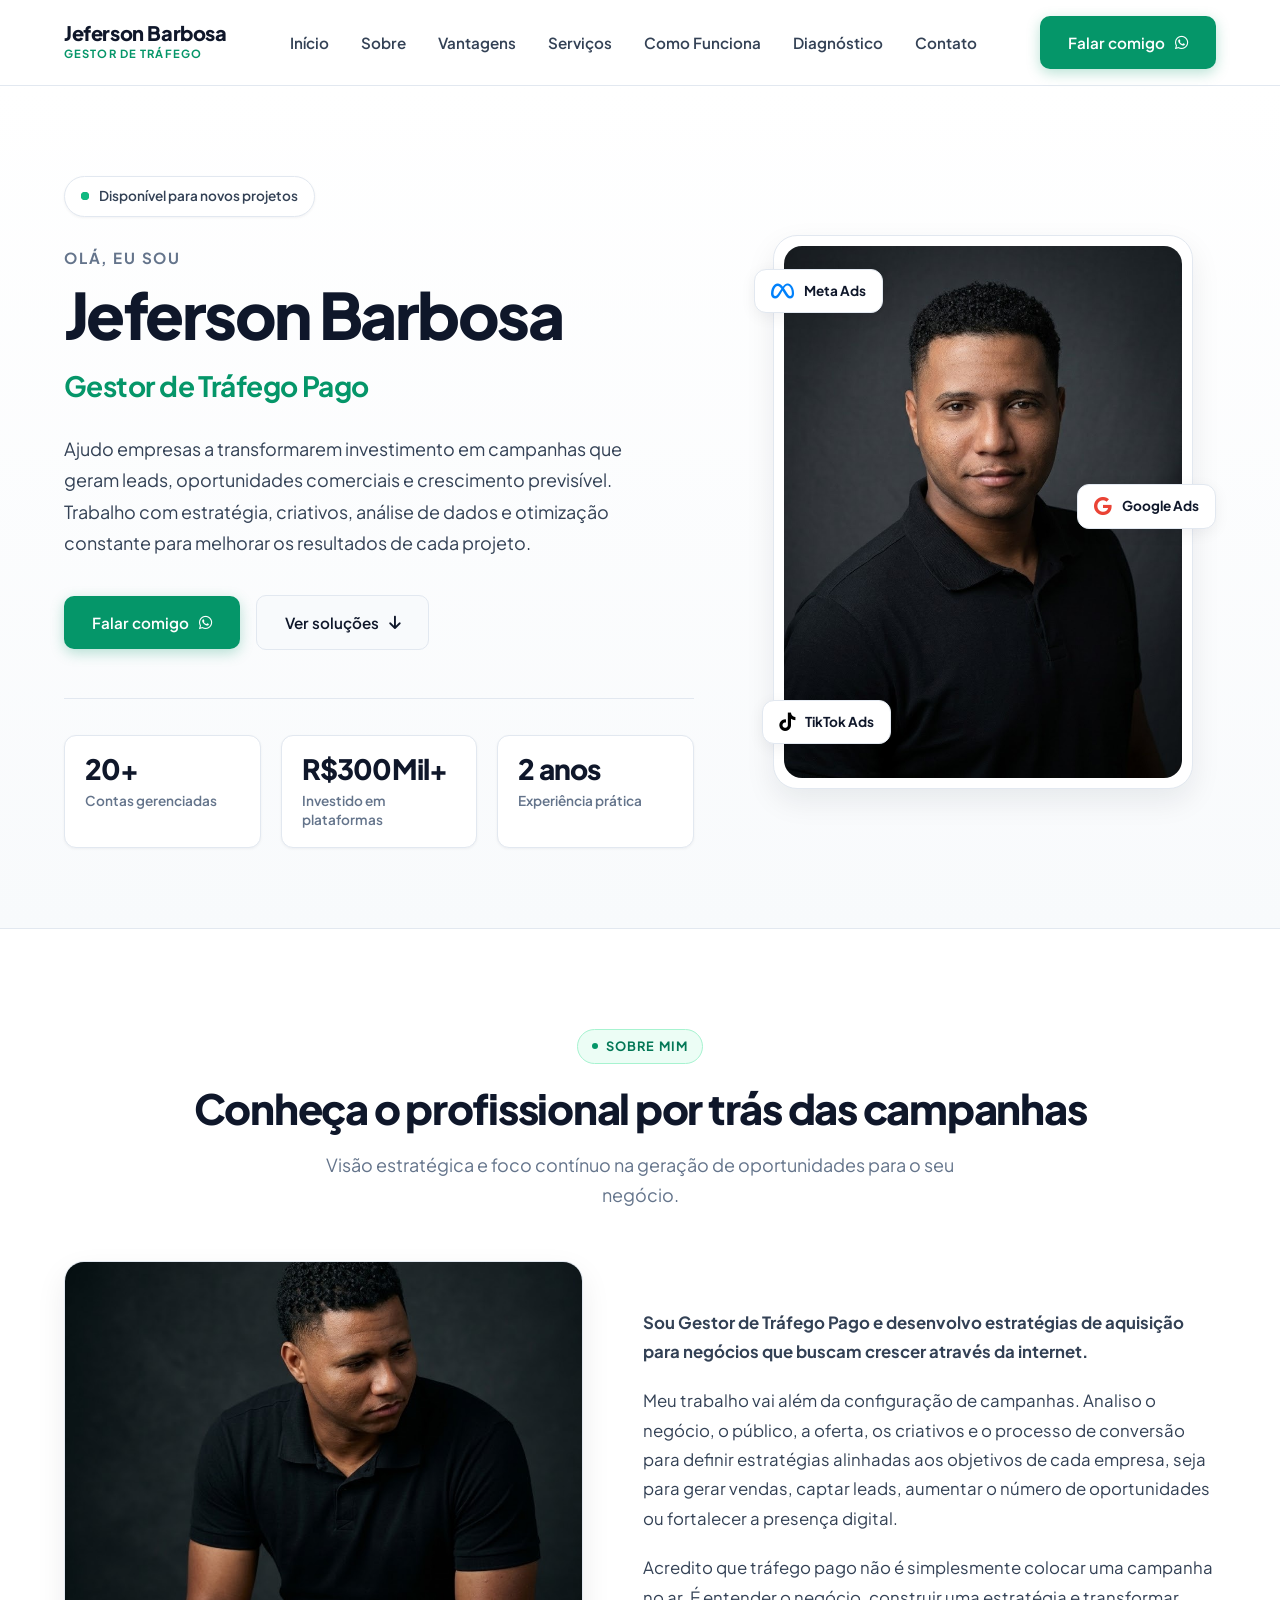
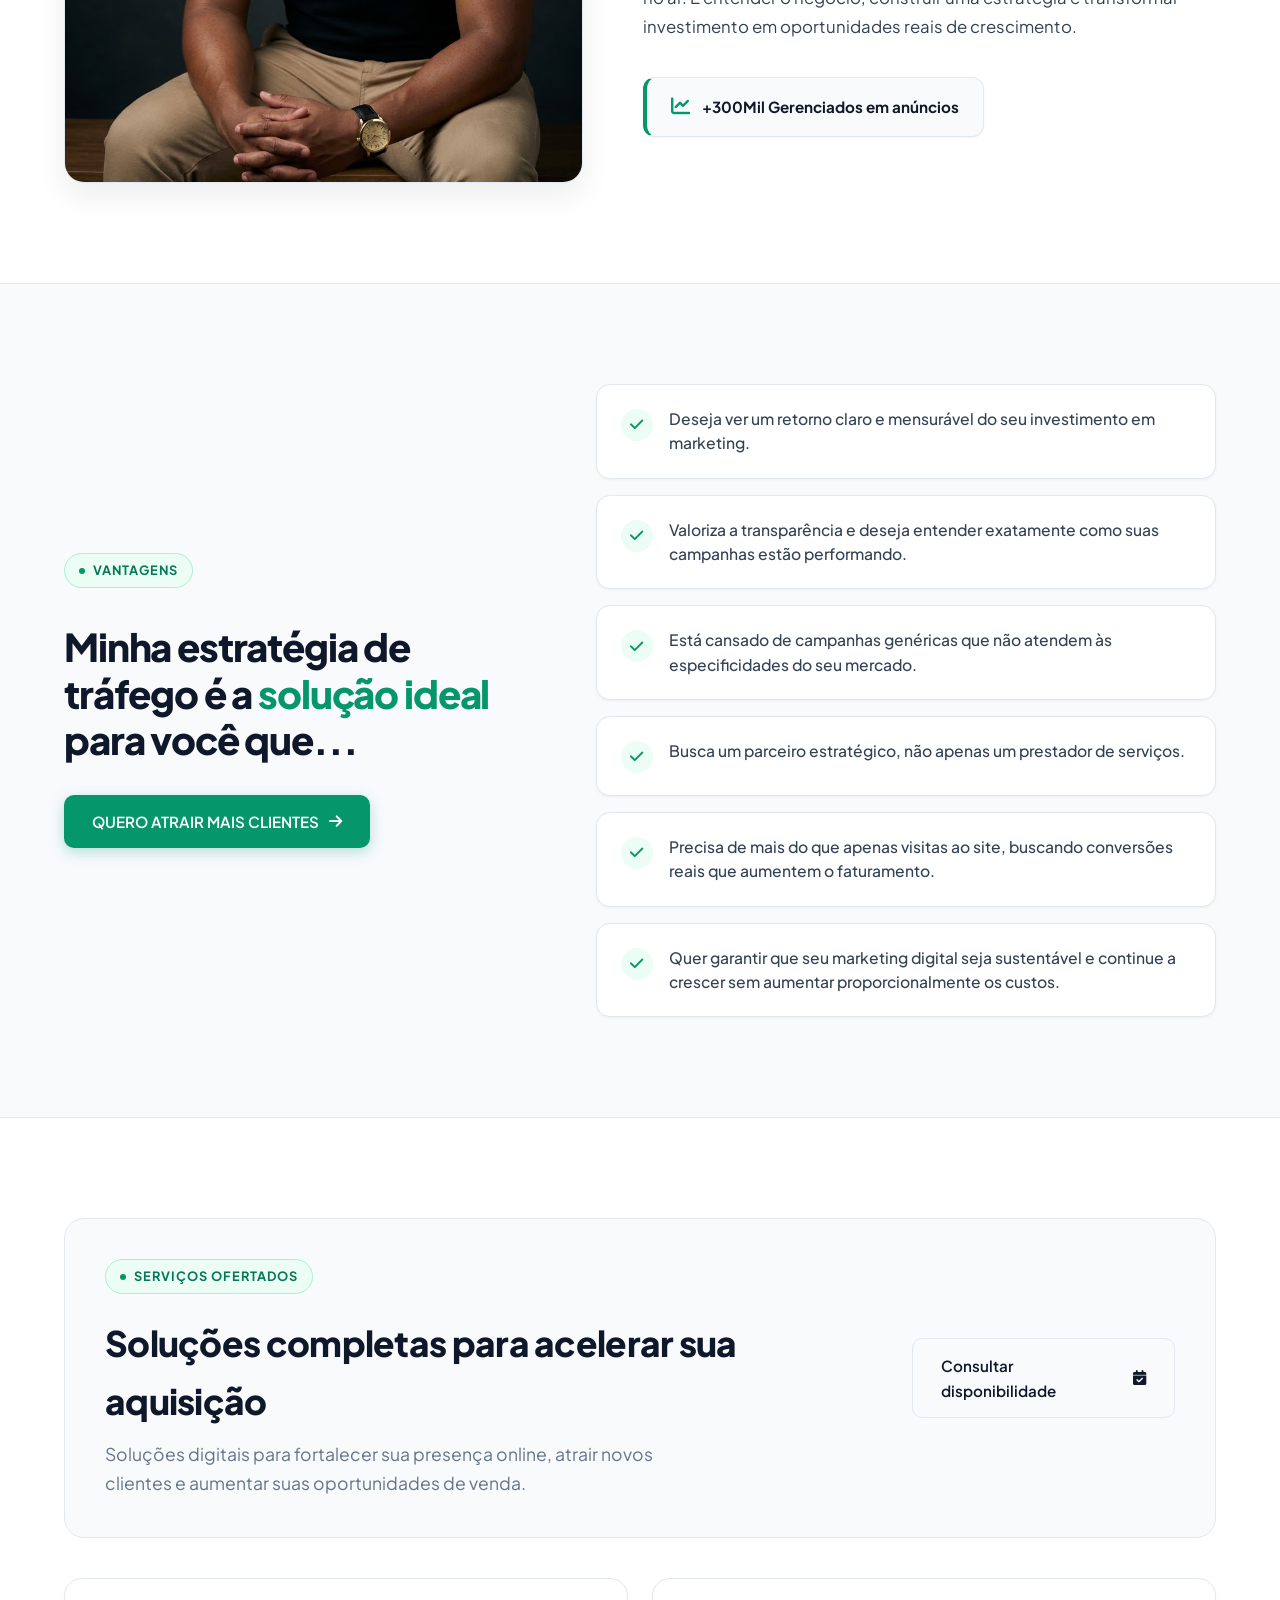
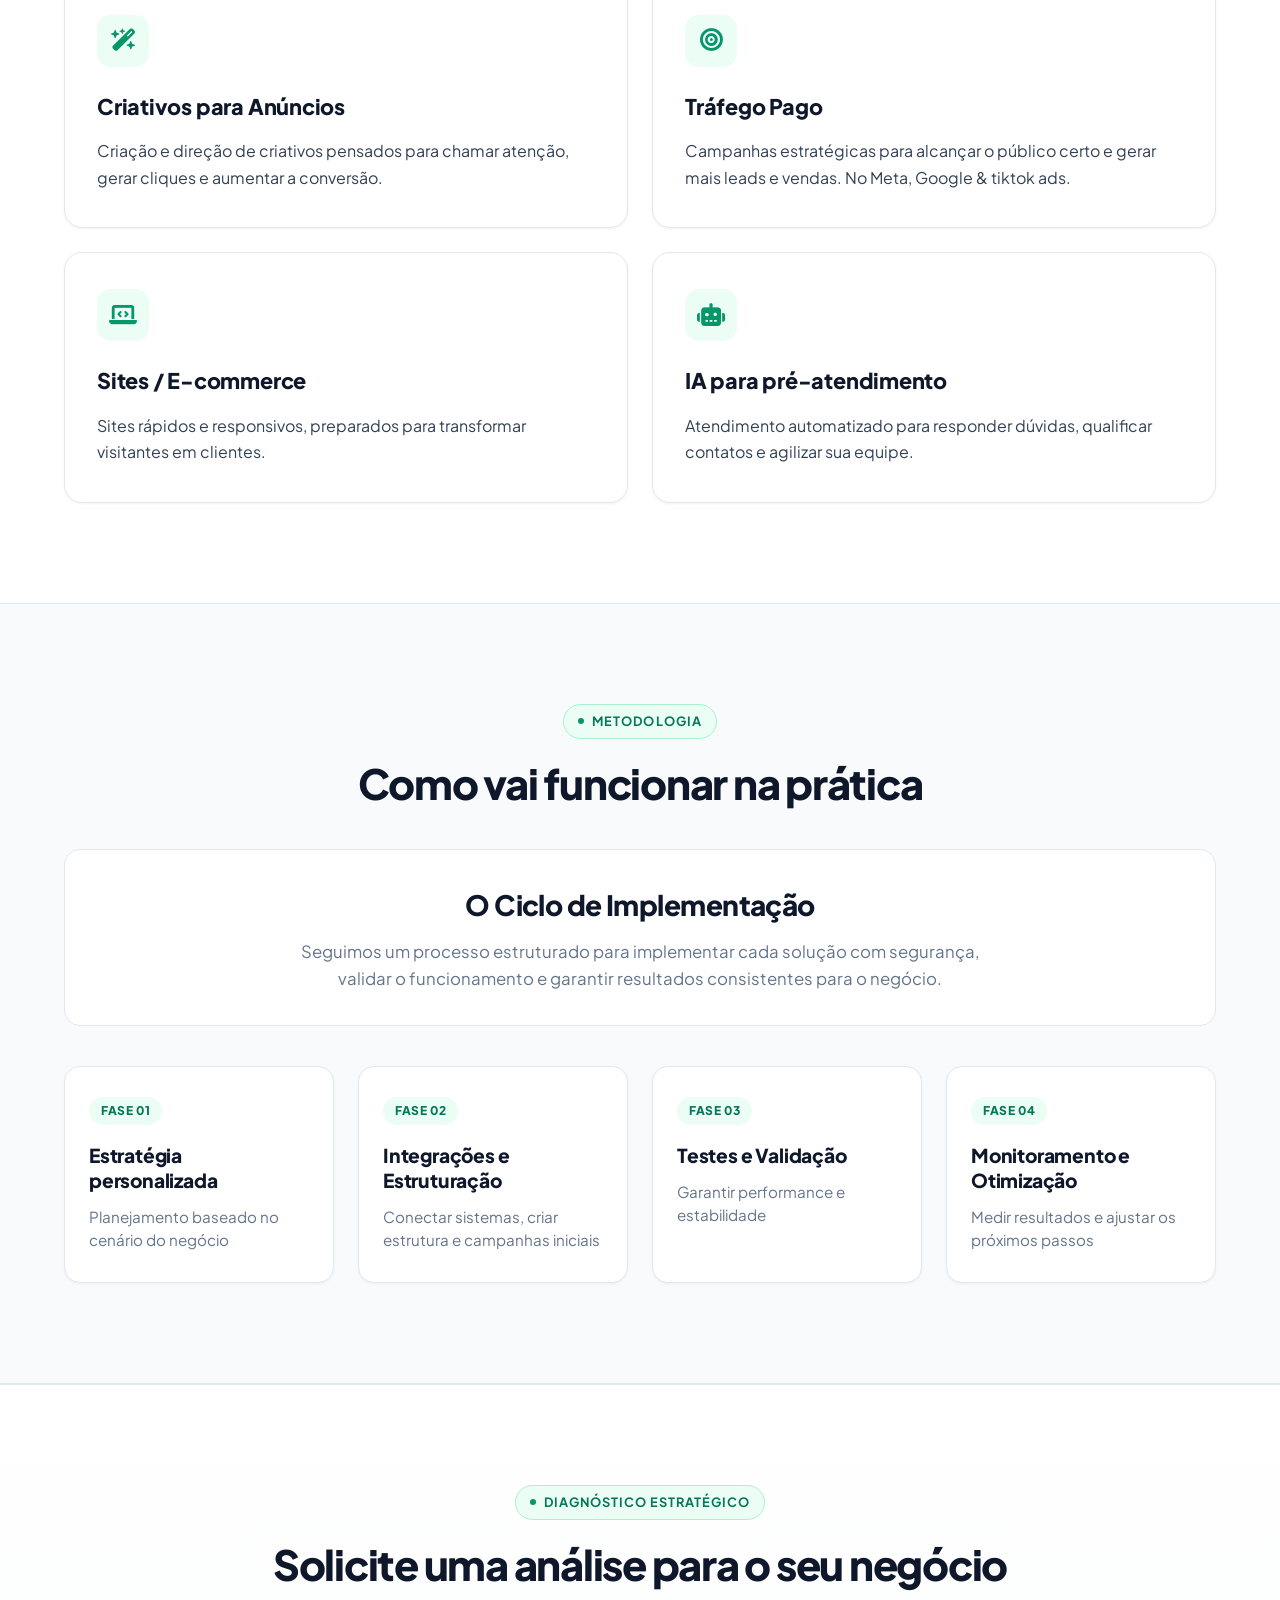
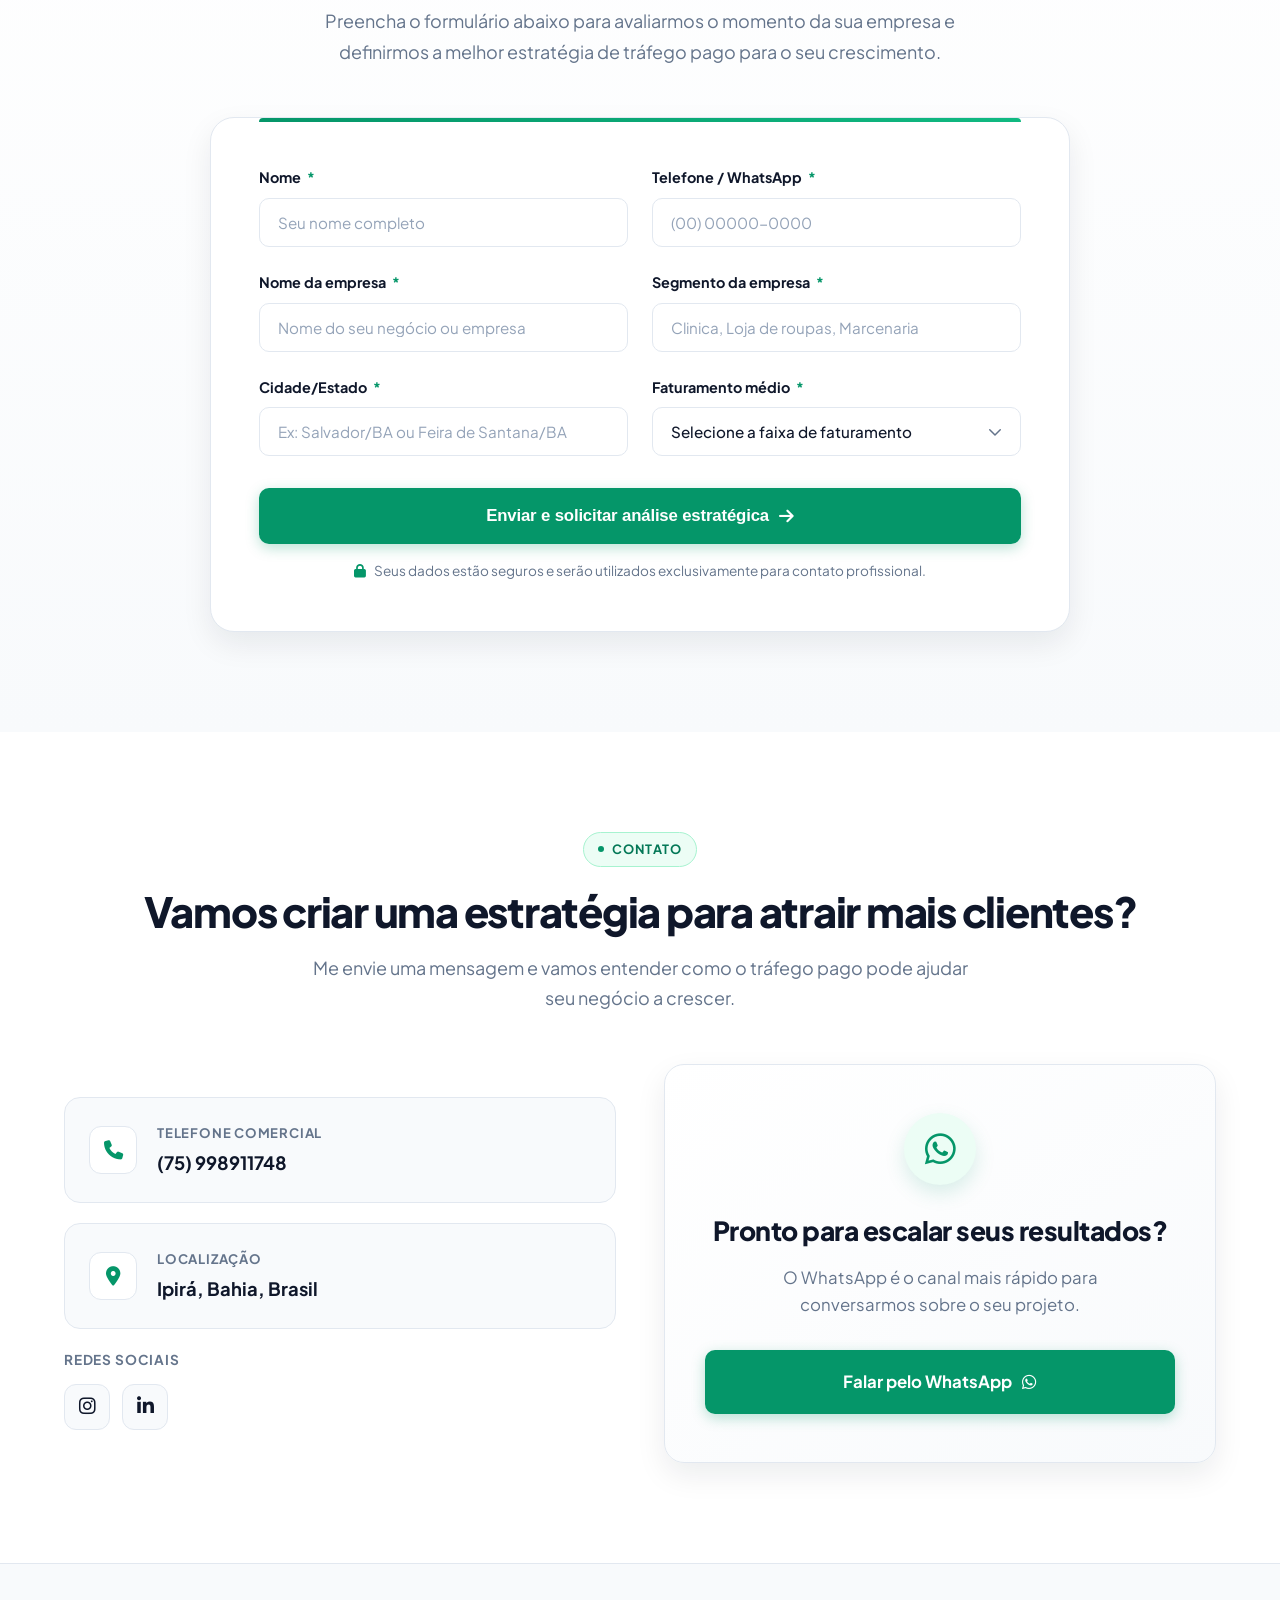
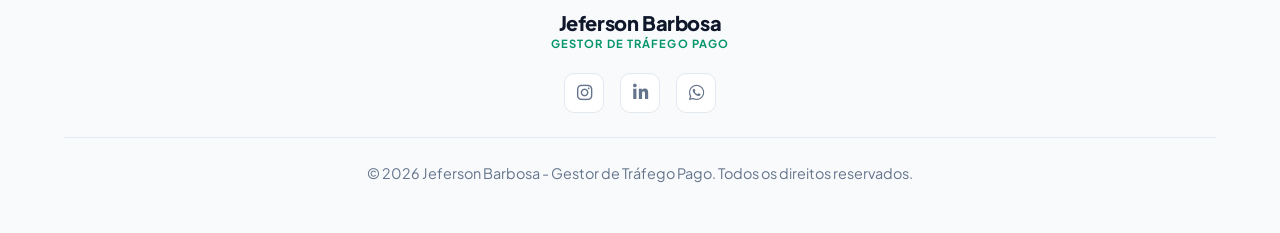
<file: index.html>
<!DOCTYPE html>
<html lang="pt-BR">
<head>
    <!-- Google Tag Manager -->
    <script>(function(w,d,s,l,i){w[l]=w[l]||[];w[l].push({'gtm.start':
    new Date().getTime(),event:'gtm.js'});var f=d.getElementsByTagName(s)[0],
    j=d.createElement(s),dl=l!='dataLayer'?'&l='+l:'';j.async=true;j.src=
    'https://www.googletagmanager.com/gtm.js?id='+i+dl;f.parentNode.insertBefore(j,f);
    })(window,document,'script','dataLayer','GTM-ML8SGLQ7');</script>
    <!-- End Google Tag Manager -->

    <meta charset="UTF-8">
    <meta name="viewport" content="width=device-width, initial-scale=1.0">
    <title>Jeferson Barbosa — Gestor de Tráfego Pago & Marketing Digital</title>
    <meta name="description" content="Gestor de Tráfego Pago especializado em aquisição de clientes, campanhas de performance e crescimento de negócios no digital.">
    
    <!-- Google Fonts: Plus Jakarta Sans -->
    <link rel="preconnect" href="https://fonts.googleapis.com">
    <link rel="preconnect" href="https://fonts.gstatic.com" crossorigin>
    <link href="https://fonts.googleapis.com/css2?family=Plus+Jakarta+Sans:wght@400;500;600;700;800&display=swap" rel="stylesheet">
    
    <!-- Font Awesome Icons -->
    <link rel="stylesheet" href="https://cdnjs.cloudflare.com/ajax/libs/font-awesome/6.4.0/css/all.min.css">
    
    <!-- Custom CSS -->
    <link rel="stylesheet" href="style.css">
</head>
<body>
    <!-- Google Tag Manager (noscript) -->
    <noscript><iframe src="https://www.googletagmanager.com/ns.html?id=GTM-ML8SGLQ7"
    height="0" width="0" style="display:none;visibility:hidden"></iframe></noscript>
    <!-- End Google Tag Manager (noscript) -->

    <!-- Header / Barra de Navegação -->
    <header class="header" id="header">
        <div class="container">
            <div class="navbar">
                <!-- Logotipo Editorial Profissional -->
                <a href="#inicio" class="logo" aria-label="Jeferson Barbosa - Página Inicial">
                    <div class="logo-text-wrapper">
                        <span class="logo-name">Jeferson Barbosa</span>
                        <span class="logo-badge">Gestor de Tráfego</span>
                    </div>
                </a>
                
                <nav class="nav-links" aria-label="Navegação principal">
                    <a href="#inicio" class="nav-link">Início</a>
                    <a href="#sobre" class="nav-link">Sobre</a>
                    <a href="#vantagens" class="nav-link">Vantagens</a>
                    <a href="#servicos" class="nav-link">Serviços</a>
                    <a href="#comofunciona" class="nav-link">Como Funciona</a>
                    <a href="#diagnostico" class="nav-link">Diagnóstico</a>
                    <a href="#contato" class="nav-link">Contato</a>
                </nav>

                <div class="header-action">
                    <div class="e_botao_wrapper">
                        <a href="https://api.whatsapp.com/send/?phone=5575998911748&text=Ol%C3%A1%2C%20Jeferson%21%20Gostaria%20de%20entender%20como%20o%20tr%C3%A1fego%20pago%20pode%20ajudar%20meu%20neg%C3%B3cio.&type=phone_number&app_absent=0" target="_blank" rel="noopener noreferrer" id="btn-whatsapp-header" class="btn btn-primary btn-whatsapp e_botao sombra_botao link_externo" data-track="whatsapp" data-location="header">
                            Falar comigo <i class="fa-brands fa-whatsapp"></i>
                        </a>
                    </div>
                    
                    <button class="mobile-menu-btn" id="mobileMenuBtn" aria-label="Abrir menu de navegação">
                        <i class="fa-solid fa-bars"></i>
                    </button>
                </div>
            </div>
        </div>
    </header>

    <!-- Menu Mobile Drawer -->
    <div class="mobile-nav-overlay" id="mobileNavOverlay"></div>
    <div class="mobile-drawer" id="mobileDrawer">
        <div class="mobile-drawer-header">
            <div class="logo-text-wrapper">
                <span class="logo-name">Jeferson Barbosa</span>
                <span class="logo-badge">Gestor de Tráfego</span>
            </div>
            <button class="mobile-close-btn" id="mobileCloseBtn" aria-label="Fechar menu">
                <i class="fa-solid fa-xmark"></i>
            </button>
        </div>
        <nav class="mobile-drawer-links">
            <a href="#inicio" class="mobile-drawer-link">Início</a>
            <a href="#sobre" class="mobile-drawer-link">Sobre</a>
            <a href="#vantagens" class="mobile-drawer-link">Vantagens</a>
            <a href="#servicos" class="mobile-drawer-link">Serviços</a>
            <a href="#comofunciona" class="mobile-drawer-link">Como Funciona</a>
            <a href="#diagnostico" class="mobile-drawer-link">Diagnóstico</a>
            <a href="#contato" class="mobile-drawer-link">Contato</a>
        </nav>
        <div class="e_botao_wrapper" style="width: 100%;">
            <a href="https://api.whatsapp.com/send/?phone=5575998911748&text=Ol%C3%A1%2C%20Jeferson%21%20Gostaria%20de%20entender%20como%20o%20tr%C3%A1fego%20pago%20pode%20ajudar%20meu%20neg%C3%B3cio.&type=phone_number&app_absent=0" target="_blank" rel="noopener noreferrer" id="btn-whatsapp-drawer" class="btn btn-primary btn-whatsapp e_botao sombra_botao link_externo" data-track="whatsapp" data-location="drawer" style="width: 100%;">
                Falar comigo <i class="fa-brands fa-whatsapp"></i>
            </a>
        </div>
    </div>

    <!-- 1. Hero / Início -->
    <section class="hero" id="inicio">
        <div class="container">
            <div class="hero-content">
                <div class="hero-text">
                    <div class="hero-badge">
                        <span class="status-indicator">
                            <span class="status-ping"></span>
                            <span class="status-dot"></span>
                        </span>
                        Disponível para novos projetos
                    </div>

                    <p class="hero-greeting">Olá, eu sou</p>
                    <h1 class="hero-title">Jeferson Barbosa</h1>
                    <h2 class="hero-subtitle">Gestor de Tráfego Pago</h2>
                    
                    <p class="hero-description">
                        Ajudo empresas a transformarem investimento em campanhas que geram leads, oportunidades comerciais e crescimento previsível. Trabalho com estratégia, criativos, análise de dados e otimização constante para melhorar os resultados de cada projeto.
                    </p>
                    
                    <div class="hero-cta-group">
                        <div class="e_botao_wrapper">
                            <a href="https://api.whatsapp.com/send/?phone=5575998911748&text=Ol%C3%A1%2C%20Jeferson%21%20Tenho%20interesse%20em%20estruturar%20campanhas%20para%20gerar%20leads.&type=phone_number&app_absent=0" target="_blank" rel="noopener noreferrer" id="btn-whatsapp-hero" class="btn btn-primary btn-whatsapp e_botao sombra_botao link_externo" data-track="whatsapp" data-location="hero">
                                Falar comigo <i class="fa-brands fa-whatsapp"></i>
                            </a>
                        </div>
                        <a href="#servicos" class="btn btn-secondary">
                            Ver soluções <i class="fa-solid fa-arrow-down"></i>
                        </a>
                    </div>

                    <div class="hero-stats">
                        <div class="stat-item">
                            <h4>20+</h4>
                            <p>Contas gerenciadas</p>
                        </div>
                        <div class="stat-item">
                            <h4>R$300Mil+</h4>
                            <p>Investido em plataformas</p>
                        </div>
                        <div class="stat-item">
                            <h4>2 anos</h4>
                            <p>Experiência prática</p>
                        </div>
                    </div>
                </div>

                <div class="hero-image-container">
                    <div class="hero-image-frame">
                        <img src="./assets/img/perfil.jpeg" alt="Jeferson Barbosa - Gestor de Tráfego" class="hero-image" onerror="this.src='https://images.unsplash.com/photo-1556157382-97eda2d62296?w=500&auto=format&fit=crop&q=80'">
                        
                        <!-- Badges sutis de Mídia Paga -->
                        <div class="platform-pill pill-meta">
                            <i class="fa-brands fa-meta"></i>
                            <span>Meta Ads</span>
                        </div>
                        <div class="platform-pill pill-google">
                            <i class="fa-brands fa-google"></i>
                            <span>Google Ads</span>
                        </div>
                        <div class="platform-pill pill-tiktok">
                            <i class="fa-brands fa-tiktok"></i>
                            <span>TikTok Ads</span>
                        </div>
                    </div>
                </div>
            </div>
        </div>
    </section>

    <!-- 2. Sobre mim -->
    <section class="section-padding sobre-section" id="sobre">
        <div class="container">
            <div class="text-center">
                <span class="section-tag">Sobre mim</span>
                <h2 class="section-title">Conheça o profissional por trás das campanhas</h2>
                <p class="section-subtitle mx-auto">Visão estratégica e foco contínuo na geração de oportunidades para o seu negócio.</p>
            </div>

            <div class="sobre-grid">
                <div class="sobre-image-wrapper">
                    <div class="sobre-image-card">
                        <img src="./assets/img/sobre-foto.jpg" alt="Jeferson Barbosa atuando em estratégias digitais">
                    </div>
                </div>

                <div class="sobre-content">
                    <div class="sobre-text">
                        <p class="sobre-lead">
                            Sou Gestor de Tráfego Pago e desenvolvo estratégias de aquisição para negócios que buscam crescer através da internet.
                        </p>
                        <p>
                            Meu trabalho vai além da configuração de campanhas. Analiso o negócio, o público, a oferta, os criativos e o processo de conversão para definir estratégias alinhadas aos objetivos de cada empresa, seja para gerar vendas, captar leads, aumentar o número de oportunidades ou fortalecer a presença digital.
                        </p>
                        <p>
                            Acredito que tráfego pago não é simplesmente colocar uma campanha no ar. É entender o negócio, construir uma estratégia e transformar investimento em oportunidades reais de crescimento.
                        </p>

                        <div class="sobre-badge-stats">
                            <i class="fa-solid fa-chart-line"></i>
                            <span>+300Mil Gerenciados em anúncios</span>
                        </div>
                    </div>
                </div>
            </div>
        </div>
    </section>

    <!-- 2.5 Vantagens -->
    <section class="section-padding vantagens-section" id="vantagens">
        <div class="container">
            <div class="vantagens-layout">
                <!-- Coluna de Texto e Chamada -->
                <div class="vantagens-text-block">
                    <span class="section-tag">Vantagens</span>
                    <h2 class="vantagens-title">
                        Minha estratégia de tráfego é a <span class="vantagens-highlight">solução ideal</span> para você que...
                    </h2>
                    <a href="#diagnostico" class="btn btn-primary">
                        QUERO ATRAIR MAIS CLIENTES <i class="fa-solid fa-arrow-right"></i>
                    </a>
                </div>
                
                <!-- Cards de Vantagens -->
                <div class="vantagens-grid">
                    <div class="vantagem-card">
                        <div class="vantagem-icon-wrap">
                            <i class="fa-solid fa-check"></i>
                        </div>
                        <p>Deseja ver um retorno claro e mensurável do seu investimento em marketing.</p>
                    </div>
                    <div class="vantagem-card">
                        <div class="vantagem-icon-wrap">
                            <i class="fa-solid fa-check"></i>
                        </div>
                        <p>Valoriza a transparência e deseja entender exatamente como suas campanhas estão performando.</p>
                    </div>
                    <div class="vantagem-card">
                        <div class="vantagem-icon-wrap">
                            <i class="fa-solid fa-check"></i>
                        </div>
                        <p>Está cansado de campanhas genéricas que não atendem às especificidades do seu mercado.</p>
                    </div>
                    <div class="vantagem-card">
                        <div class="vantagem-icon-wrap">
                            <i class="fa-solid fa-check"></i>
                        </div>
                        <p>Busca um parceiro estratégico, não apenas um prestador de serviços.</p>
                    </div>
                    <div class="vantagem-card">
                        <div class="vantagem-icon-wrap">
                            <i class="fa-solid fa-check"></i>
                        </div>
                        <p>Precisa de mais do que apenas visitas ao site, buscando conversões reais que aumentem o faturamento.</p>
                    </div>
                    <div class="vantagem-card">
                        <div class="vantagem-icon-wrap">
                            <i class="fa-solid fa-check"></i>
                        </div>
                        <p>Quer garantir que seu marketing digital seja sustentável e continue a crescer sem aumentar proporcionalmente os custos.</p>
                    </div>
                </div>
            </div>
        </div>
    </section>

    <!-- 3. Serviços -->
    <section class="section-padding servicos-section" id="servicos">
        <div class="container">
            <div class="servicos-intro-card">
                <div class="servicos-intro-text">
                    <span class="section-tag">Serviços ofertados</span>
                    <h2>Soluções completas para acelerar sua aquisição</h2>
                    <p>Soluções digitais para fortalecer sua presença online, atrair novos clientes e aumentar suas oportunidades de venda.</p>
                </div>
                <a href="#contato" class="btn btn-secondary">
                    Consultar disponibilidade <i class="fa-solid fa-calendar-check"></i>
                </a>
            </div>

            <!-- Cards de Serviços com Acabamento Editorial -->
            <div class="servicos-grid">
                <!-- Card 1 -->
                <div class="servico-card">
                    <div class="servico-icon-container">
                        <i class="fa-solid fa-wand-magic-sparkles"></i>
                    </div>
                    <h3>Criativos para Anúncios</h3>
                    <p>Criação e direção de criativos pensados para chamar atenção, gerar cliques e aumentar a conversão.</p>
                </div>

                <!-- Card 2 -->
                <div class="servico-card">
                    <div class="servico-icon-container">
                        <i class="fa-solid fa-bullseye"></i>
                    </div>
                    <h3>Tráfego Pago</h3>
                    <p>Campanhas estratégicas para alcançar o público certo e gerar mais leads e vendas. No Meta, Google & tiktok ads.</p>
                </div>

                <!-- Card 3 -->
                <div class="servico-card">
                    <div class="servico-icon-container">
                        <i class="fa-solid fa-laptop-code"></i>
                    </div>
                    <h3>Sites / E-commerce</h3>
                    <p>Sites rápidos e responsivos, preparados para transformar visitantes em clientes.</p>
                </div>

                <!-- Card 4 -->
                <div class="servico-card">
                    <div class="servico-icon-container">
                        <i class="fa-solid fa-robot"></i>
                    </div>
                    <h3>IA para pré-atendimento</h3>
                    <p>Atendimento automatizado para responder dúvidas, qualificar contatos e agilizar sua equipe.</p>
                </div>
            </div>
        </div>
    </section>

    <!-- 4. Como Funciona / Metodologia -->
    <section class="section-padding metodologia-section" id="comofunciona">
        <div class="container">
            <div class="text-center">
                <span class="section-tag">Metodologia</span>
                <h2 class="section-title">Como vai funcionar na prática</h2>
            </div>

            <!-- Ciclo de Implementação -->
            <div class="methodology-block">
                <div class="methodology-header">
                    <h3 class="methodology-title">O Ciclo de Implementação</h3>
                    <p class="methodology-desc">Seguimos um processo estruturado para implementar cada solução com segurança, validar o funcionamento e garantir resultados consistentes para o negócio.</p>
                </div>
                
                <div class="timeline">
                    <!-- Fase 1 -->
                    <div class="timeline-item">
                        <span class="timeline-phase-badge">Fase 01</span>
                        <div class="timeline-content">
                            <h4>Estratégia personalizada</h4>
                            <p>Planejamento baseado no cenário do negócio</p>
                        </div>
                    </div>

                    <!-- Fase 2 -->
                    <div class="timeline-item">
                        <span class="timeline-phase-badge">Fase 02</span>
                        <div class="timeline-content">
                            <h4>Integrações e Estruturação</h4>
                            <p>Conectar sistemas, criar estrutura e campanhas iniciais</p>
                        </div>
                    </div>

                    <!-- Fase 3 -->
                    <div class="timeline-item">
                        <span class="timeline-phase-badge">Fase 03</span>
                        <div class="timeline-content">
                            <h4>Testes e Validação</h4>
                            <p>Garantir performance e estabilidade</p>
                        </div>
                    </div>

                    <!-- Fase 4 -->
                    <div class="timeline-item">
                        <span class="timeline-phase-badge">Fase 04</span>
                        <div class="timeline-content">
                            <h4>Monitoramento e Otimização</h4>
                            <p>Medir resultados e ajustar os próximos passos</p>
                        </div>
                    </div>
                </div>
            </div>
        </div>
    </section>

    <!-- 4.5 Diagnóstico Estratégico (Formulário) -->
    <section class="section-padding diagnostico-section" id="diagnostico">
        <div class="container">
            <div class="text-center">
                <span class="section-tag">Diagnóstico Estratégico</span>
                <h2 class="section-title">Solicite uma análise para o seu negócio</h2>
                <p class="section-subtitle mx-auto">
                    Preencha o formulário abaixo para avaliarmos o momento da sua empresa e definirmos a melhor estratégia de tráfego pago para o seu crescimento.
                </p>
            </div>

            <div class="diagnostico-card">
                <form id="leadForm" class="lead-form">
                    <div class="form-grid">
                        <!-- 1. Nome -->
                        <div class="form-group">
                            <label for="leadNome" class="form-label">
                                Nome <span class="required">*</span>
                            </label>
                            <input type="text" id="leadNome" name="nome" class="form-control" placeholder="Seu nome completo" required autocomplete="name">
                        </div>

                        <!-- 2. Telefone -->
                        <div class="form-group">
                            <label for="leadTelefone" class="form-label">
                                Telefone / WhatsApp <span class="required">*</span>
                            </label>
                            <input type="tel" id="leadTelefone" name="telefone" class="form-control" placeholder="(00) 00000-0000" required autocomplete="tel">
                        </div>

                        <!-- 3. Nome da empresa -->
                        <div class="form-group">
                            <label for="leadEmpresa" class="form-label">
                                Nome da empresa <span class="required">*</span>
                            </label>
                            <input type="text" id="leadEmpresa" name="empresa" class="form-control" placeholder="Nome do seu negócio ou empresa" required autocomplete="organization">
                        </div>

                        <!-- 4. Segmento da empresa -->
                        <div class="form-group">
                            <label for="leadSegmento" class="form-label">
                                Segmento da empresa <span class="required">*</span>
                            </label>
                            <input type="text" id="leadSegmento" name="segmento" class="form-control" placeholder="Clinica, Loja de roupas, Marcenaria" required>
                        </div>

                        <!-- 5. Cidade/Es -->
                        <div class="form-group">
                            <label for="leadCidade" class="form-label">
                                Cidade/Estado <span class="required">*</span>
                            </label>
                            <input type="text" id="leadCidade" name="cidade" class="form-control" placeholder="Ex: Salvador/BA ou Feira de Santana/BA" required>
                        </div>

                        <!-- 6. Faturamento médio -->
                        <div class="form-group">
                            <label for="leadFaturamento" class="form-label">
                                Faturamento médio <span class="required">*</span>
                            </label>
                            <select id="leadFaturamento" name="faturamento" class="form-control" required>
                                <option value="" disabled selected>Selecione a faixa de faturamento</option>
                                <option value="5.000 a 10.000">5.000 a 10.000</option>
                                <option value="10.001 a 15.000">10.001 a 15.000</option>
                                <option value="15.001 a 25.000">15.001 a 25.000</option>
                                <option value="Mais de 25.001">Mais de 25.001</option>
                            </select>
                        </div>
                    </div>

                    <div class="form-footer">
                        <button type="submit" class="btn btn-primary form-submit-btn">
                            Enviar e solicitar análise estratégica <i class="fa-solid fa-arrow-right"></i>
                        </button>
                        <p class="form-disclaimer">
                            <i class="fa-solid fa-lock"></i> Seus dados estão seguros e serão utilizados exclusivamente para contato profissional.
                        </p>
                    </div>
                </form>
            </div>
        </div>
    </section>

    <!-- 5. Contato -->
    <section class="section-padding contact-section" id="contato">
        <div class="container">
            <div class="text-center">
                <span class="section-tag">Contato</span>
                <h2 class="section-title">Vamos criar uma estratégia para atrair mais clientes?</h2>
                <p class="section-subtitle mx-auto">
                    Me envie uma mensagem e vamos entender como o tráfego pago pode ajudar seu negócio a crescer.
                </p>
            </div>

            <div class="contact-grid">
                <!-- Informações e Redes -->
                <div class="contact-cards">
                    <div class="contact-card">
                        <div class="contact-card-icon">
                            <i class="fa-solid fa-phone"></i>
                        </div>
                        <div>
                            <h4>Telefone Comercial</h4>
                            <p>(75) 998911748</p>
                        </div>
                    </div>

                    <div class="contact-card">
                        <div class="contact-card-icon">
                            <i class="fa-solid fa-location-dot"></i>
                        </div>
                        <div>
                            <h4>Localização</h4>
                            <p>Ipirá, Bahia, Brasil</p>
                        </div>
                    </div>

                    <div>
                        <div class="social-section-title">Redes Sociais</div>
                        <div class="social-cards">
                            <a href="https://www.instagram.com/mr.barbosa20/" target="_blank" rel="noopener noreferrer" class="social-card" aria-label="Instagram de Jeferson Barbosa">
                                <i class="fa-brands fa-instagram"></i>
                            </a>
                            <a href="https://www.linkedin.com/in/jefferson-barbosa-274703274/" target="_blank" rel="noopener noreferrer" class="social-card" aria-label="LinkedIn de Jeferson Barbosa">
                                <i class="fa-brands fa-linkedin-in"></i>
                            </a>
                        </div>
                    </div>
                </div>

                <!-- Caixa CTA do WhatsApp -->
                <div class="contact-cta-box">
                    <div class="whatsapp-hero-icon">
                        <i class="fa-brands fa-whatsapp"></i>
                    </div>
                    <h3>Pronto para escalar seus resultados?</h3>
                    <p>O WhatsApp é o canal mais rápido para conversarmos sobre o seu projeto.</p>
                    
                    <div class="e_botao_wrapper" style="width: 100%;">
                        <a href="https://api.whatsapp.com/send/?phone=5575998911748&text=Ol%C3%A1%2C%20Jeferson%21%20Gostaria%20de%20entender%20como%20o%20tr%C3%A1fego%20pago%20pode%20ajudar%20meu%20neg%C3%B3cio.&type=phone_number&app_absent=0" target="_blank" rel="noopener noreferrer" id="btn-whatsapp-contato" class="btn btn-primary btn-whatsapp-full btn-whatsapp e_botao sombra_botao link_externo" data-track="whatsapp" data-location="contato">
                            Falar pelo WhatsApp <i class="fa-brands fa-whatsapp"></i>
                        </a>
                    </div>
                </div>
            </div>
        </div>
    </section>

    <!-- Footer -->
    <footer class="footer">
        <div class="container">
            <div class="footer-content">
                <div class="logo-text-wrapper">
                    <span class="logo-name">Jeferson Barbosa</span>
                    <span class="logo-badge">Gestor de Tráfego Pago</span>
                </div>
                <div class="footer-socials">
                    <a href="https://www.instagram.com/mr.barbosa20/" target="_blank" rel="noopener noreferrer" aria-label="Instagram"><i class="fa-brands fa-instagram"></i></a>
                    <a href="https://www.linkedin.com/in/jefferson-barbosa-274703274/" target="_blank" rel="noopener noreferrer" aria-label="LinkedIn"><i class="fa-brands fa-linkedin-in"></i></a>
                    <div class="e_botao_wrapper">
                        <a href="https://api.whatsapp.com/send/?phone=5575998911748&text=Ol%C3%A1%2C%20Jeferson%21%20Gostaria%20de%20entender%20como%20o%20tr%C3%A1fego%20pago%20pode%20ajudar%20meu%20neg%C3%B3cio.&type=phone_number&app_absent=0" target="_blank" rel="noopener noreferrer" id="btn-whatsapp-footer" class="social-card social-link-whatsapp btn-whatsapp e_botao link_externo" data-track="whatsapp" data-location="footer" aria-label="WhatsApp"><i class="fa-brands fa-whatsapp"></i></a>
                    </div>
                </div>
            </div>
            <div class="footer-bottom">
                &copy; 2026 Jeferson Barbosa - Gestor de Tráfego Pago. Todos os direitos reservados.
            </div>
        </div>
    </footer>

    <!-- JavaScript Interativo -->
    <script src="./assets/js/main.js"></script>
</body>
</html>
</file>
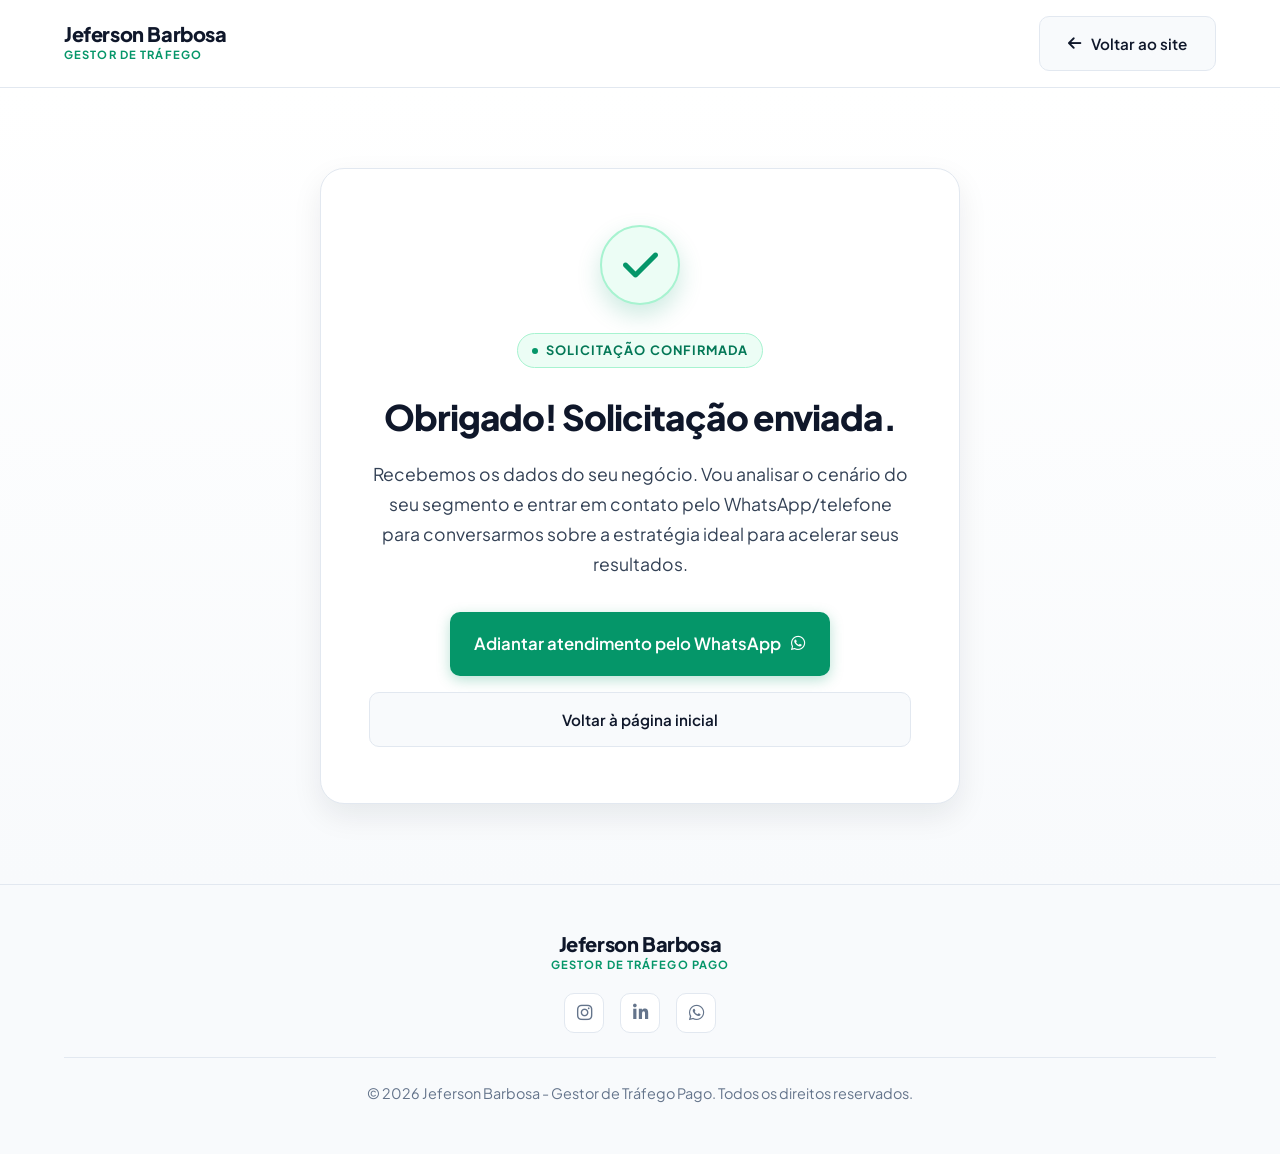
<file: obrigado.html>
<!DOCTYPE html>
<html lang="pt-BR">
<head>
    <!-- Google Tag Manager -->
    <script>(function(w,d,s,l,i){w[l]=w[l]||[];w[l].push({'gtm.start':
    new Date().getTime(),event:'gtm.js'});var f=d.getElementsByTagName(s)[0],
    j=d.createElement(s),dl=l!='dataLayer'?'&l='+l:'';j.async=true;j.src=
    'https://www.googletagmanager.com/gtm.js?id='+i+dl;f.parentNode.insertBefore(j,f);
    })(window,document,'script','dataLayer','GTM-ML8SGLQ7');</script>
    <!-- End Google Tag Manager -->

    <meta charset="UTF-8">
    <meta name="viewport" content="width=device-width, initial-scale=1.0">
    <title>Obrigado! Solicitação Recebida — Jeferson Barbosa</title>
    <meta name="description" content="Obrigado pelo contato! Recebemos sua solicitação de diagnóstico e entraremos em contato em breve.">
    
    <!-- Google Fonts: Plus Jakarta Sans -->
    <link rel="preconnect" href="https://fonts.googleapis.com">
    <link rel="preconnect" href="https://fonts.gstatic.com" crossorigin>
    <link href="https://fonts.googleapis.com/css2?family=Plus+Jakarta+Sans:wght@400;500;600;700;800&display=swap" rel="stylesheet">
    
    <!-- Font Awesome Icons -->
    <link rel="stylesheet" href="https://cdnjs.cloudflare.com/ajax/libs/font-awesome/6.4.0/css/all.min.css">
    
    <!-- Custom CSS -->
    <link rel="stylesheet" href="style.css">
</head>
<body>
    <!-- Google Tag Manager (noscript) -->
    <noscript><iframe src="https://www.googletagmanager.com/ns.html?id=GTM-ML8SGLQ7"
    height="0" width="0" style="display:none;visibility:hidden"></iframe></noscript>
    <!-- End Google Tag Manager (noscript) -->

    <!-- Header Simples e Elegante -->
    <header class="header" id="header">
        <div class="container">
            <div class="navbar">
                <a href="index.html#inicio" class="logo" aria-label="Jeferson Barbosa - Página Inicial">
                    <div class="logo-text-wrapper">
                        <span class="logo-name">Jeferson Barbosa</span>
                        <span class="logo-badge">Gestor de Tráfego</span>
                    </div>
                </a>
                
                <div class="header-action">
                    <a href="index.html" class="btn btn-secondary">
                        <i class="fa-solid fa-arrow-left"></i> Voltar ao site
                    </a>
                </div>
            </div>
        </div>
    </header>

    <!-- Conteúdo Principal de Agradecimento -->
    <main class="thankyou-wrapper">
        <div class="container">
            <div class="thankyou-card mx-auto">
                <div class="thankyou-icon">
                    <i class="fa-solid fa-check"></i>
                </div>

                <span class="section-tag">Solicitação Confirmada</span>
                <h1 class="thankyou-title" id="thankyouTitle">Obrigado! Solicitação enviada.</h1>
                
                <p class="thankyou-message" id="thankyouMsg">
                    Recebemos os dados do seu negócio. Vou analisar o cenário do seu segmento e entrar em contato pelo WhatsApp/telefone para conversarmos sobre a estratégia ideal para acelerar seus resultados.
                </p>

                <!-- Resumo dos dados preenchidos pelo lead -->
                <div class="thankyou-lead-info" id="leadSummaryBox">
                    <div class="thankyou-lead-title"><i class="fa-solid fa-circle-info"></i> Resumo da solicitação</div>
                    <div class="thankyou-lead-summary" id="leadSummaryContent"></div>
                </div>

                <!-- Ações para o lead -->
                <div class="thankyou-actions">
                    <div class="e_botao_wrapper">
                        <a href="https://api.whatsapp.com/send/?phone=5575998911748&type=phone_number&app_absent=0" target="_blank" rel="noopener noreferrer" id="btn-whatsapp-obrigado" class="btn btn-primary btn-whatsapp e_botao sombra_botao link_externo" data-track="whatsapp" data-location="obrigado" style="font-size: 1.05rem; padding: 18px 24px;">
                            Adiantar atendimento pelo WhatsApp <i class="fa-brands fa-whatsapp"></i>
                        </a>
                    </div>
                    
                    <a href="index.html" class="btn btn-secondary">
                        Voltar à página inicial
                    </a>
                </div>
            </div>
        </div>
    </main>

    <!-- Footer -->
    <footer class="footer">
        <div class="container">
            <div class="footer-content">
                <div class="logo-text-wrapper">
                    <span class="logo-name">Jeferson Barbosa</span>
                    <span class="logo-badge">Gestor de Tráfego Pago</span>
                </div>
                <div class="footer-socials">
                    <a href="https://www.instagram.com/mr.barbosa20/" target="_blank" rel="noopener noreferrer" aria-label="Instagram"><i class="fa-brands fa-instagram"></i></a>
                    <a href="https://www.linkedin.com/in/jefferson-barbosa-274703274/" target="_blank" rel="noopener noreferrer" aria-label="LinkedIn"><i class="fa-brands fa-linkedin-in"></i></a>
                    <div class="e_botao_wrapper">
                        <a href="https://api.whatsapp.com/send/?phone=5575998911748&type=phone_number&app_absent=0" target="_blank" rel="noopener noreferrer" id="btn-whatsapp-obrigado-footer" class="social-card social-link-whatsapp btn-whatsapp e_botao link_externo" data-track="whatsapp" data-location="footer" aria-label="WhatsApp"><i class="fa-brands fa-whatsapp"></i></a>
                    </div>
                </div>
            </div>
            <div class="footer-bottom">
                &copy; 2026 Jeferson Barbosa - Gestor de Tráfego Pago. Todos os direitos reservados.
            </div>
        </div>
    </footer>

    <!-- Script para carregar resumo e personalizar WhatsApp -->
    <script>
        document.addEventListener('DOMContentLoaded', () => {
            try {
                const leadDataJson = sessionStorage.getItem('lead_data');
                if (leadDataJson) {
                    const lead = JSON.parse(leadDataJson);
                    
                    if (lead.nome) {
                        const titleEl = document.getElementById('thankyouTitle');
                        if (titleEl) {
                            titleEl.textContent = `Obrigado, ${lead.nome.split(' ')[0]}!`;
                        }
                    }

                    const summaryBox = document.getElementById('leadSummaryBox');
                    const summaryContent = document.getElementById('leadSummaryContent');
                    
                    if (summaryBox && summaryContent) {
                        summaryBox.classList.add('show');
                        summaryContent.innerHTML = `
                            <strong>Empresa:</strong> ${lead.empresa || '-'}<br>
                            <strong>Segmento:</strong> ${lead.segmento || '-'}<br>
                            <strong>Cidade/Estado:</strong> ${lead.cidade || '-'}<br>
                            <strong>Faturamento médio:</strong> ${lead.faturamento || '-'}
                        `;
                    }

                    // Atualiza o link do WhatsApp para já levar a mensagem pronta
                    const waBtn = document.getElementById('btn-whatsapp-obrigado');
                    if (waBtn) {
                        const msg = `Olá, Jeferson! Acabei de enviar o formulário no seu site.\n\n*Nome:* ${lead.nome}\n*Empresa:* ${lead.empresa}\n*Segmento:* ${lead.segmento}\n*Cidade/Estado:* ${lead.cidade}\n*Faturamento médio:* ${lead.faturamento}\n\nGostaria de adiantar meu atendimento para alinharmos a estratégia de tráfego.`;
                        waBtn.href = `https://api.whatsapp.com/send?phone=5575998911748&text=${encodeURIComponent(msg)}`;
                    }
                }
            } catch (e) {
                console.error('Erro ao ler lead_data', e);
            }
        });
    </script>
    <script src="./assets/js/main.js"></script>
</body>
</html>
</file>
<file: style.css>
/*
===================================================================
Tema: Jeferson Barbosa - Gestor de Tráfego Pago & Marketing Digital
Identidade Visual: Editorial, Moderna, Alta Conversão & Performance
Paleta: Base Branca / Grafite / Preto / Verde Accent de Crescimento
===================================================================
*/

/* --- Reset e Variáveis de Design System --- */
*, *::before, *::after {
    margin: 0;
    padding: 0;
    box-sizing: border-box;
}

:root {
    /* Cores de Base (Luz e Clareza Editorial) */
    --color-bg-base: #FFFFFF;
    --color-bg-subtle: #F8FAFC;
    --color-bg-surface: #F1F5F9;
    --color-bg-dark-card: #0F172A;

    /* Textos com Alto Contraste e Elegância Tipográfica */
    --color-text-main: #0F172A;      /* Grafite quase preto para títulos */
    --color-text-body: #334155;      /* Grafite escuro para leitura confortável */
    --color-text-muted: #64748B;     /* Cinza médio para descrições de apoio */
    --color-text-subtle: #94A3B8;    /* Cinza suave para metadados */

    /* Linhas e Divisões Sutis */
    --color-border: #E2E8F0;
    --color-border-hover: #CBD5E1;
    --color-border-light: #F1F5F9;

    /* Verde de Marketing, Escala, ROI e Conversão */
    --color-accent: #059669;          /* Esmeralda vibrante */
    --color-accent-light: #10B981;    /* Verde vivo para realces */
    --color-accent-dark: #047857;     /* Verde profundo para hover de botões */
    --color-accent-soft: #ECFDF5;     /* Fundo suave para tags e badges */
    --color-accent-border: #A7F3D0;   /* Borda suave para elementos verdes */

    /* Tipografia */
    --font-main: 'Plus Jakarta Sans', -apple-system, BlinkMacSystemFont, "Segoe UI", Roboto, sans-serif;

    /* Sombras Fotográficas e Sutis */
    --shadow-sm: 0 1px 3px rgba(15, 23, 42, 0.05);
    --shadow-md: 0 4px 16px rgba(15, 23, 42, 0.06);
    --shadow-lg: 0 12px 30px rgba(15, 23, 42, 0.08);
    --shadow-card-hover: 0 18px 40px rgba(15, 23, 42, 0.10);

    /* Transições */
    --transition: all 0.25s cubic-bezier(0.16, 1, 0.3, 1);
}

html {
    scroll-behavior: smooth;
    scroll-padding-top: 90px;
    font-size: 16px;
}

body {
    font-family: var(--font-main);
    color: var(--color-text-body);
    background-color: var(--color-bg-base);
    line-height: 1.65;
    -webkit-font-smoothing: antialiased;
    -moz-osx-font-smoothing: grayscale;
    overflow-x: hidden;
}

a {
    text-decoration: none;
    color: inherit;
    transition: var(--transition);
}

/* Rastreamento GTM: garante que o target do clique seja sempre a tag <a> ou <button> e nunca elementos internos como <i> ou <span> */
a *, button * {
    pointer-events: none;
}

.e_botao_wrapper {
    display: inline-block;
}

img {
    max-width: 100%;
    height: auto;
    display: block;
}

/* --- Container e Utilitários de Layout --- */
.container {
    max-width: 1200px;
    margin: 0 auto;
    padding: 0 24px;
}

.section-padding {
    padding: 100px 0;
}

.text-center {
    text-align: center;
}

.mx-auto {
    margin-left: auto;
    margin-right: auto;
}

/* --- Tags e Títulos Editoriais --- */
.section-tag {
    display: inline-flex;
    align-items: center;
    gap: 8px;
    padding: 6px 14px;
    background-color: var(--color-accent-soft);
    color: var(--color-accent-dark);
    border: 1px solid var(--color-accent-border);
    border-radius: 999px;
    font-size: 0.8rem;
    font-weight: 700;
    text-transform: uppercase;
    letter-spacing: 0.08em;
    margin-bottom: 20px;
}

.section-tag::before {
    content: '';
    width: 6px;
    height: 6px;
    border-radius: 50%;
    background-color: var(--color-accent);
}

.section-title {
    font-size: 2.6rem;
    font-weight: 800;
    color: var(--color-text-main);
    line-height: 1.2;
    letter-spacing: -0.03em;
    margin-bottom: 16px;
}

.section-subtitle {
    font-size: 1.125rem;
    color: var(--color-text-muted);
    max-width: 680px;
    line-height: 1.7;
    margin-bottom: 50px;
}

/* --- Botões de Alta Conversão --- */
.btn {
    display: inline-flex;
    align-items: center;
    justify-content: center;
    gap: 10px;
    padding: 14px 28px;
    font-weight: 600;
    font-size: 0.95rem;
    border-radius: 10px;
    cursor: pointer;
    transition: var(--transition);
    border: none;
    text-decoration: none;
}

.btn-primary {
    background-color: var(--color-accent);
    color: #FFFFFF;
    box-shadow: 0 4px 14px rgba(5, 150, 105, 0.28);
}

.btn-primary:hover {
    background-color: var(--color-accent-dark);
    transform: translateY(-2px);
    box-shadow: 0 8px 22px rgba(5, 150, 105, 0.35);
    color: #FFFFFF;
}

.btn-secondary {
    background-color: var(--color-bg-subtle);
    color: var(--color-text-main);
    border: 1px solid var(--color-border);
}

.btn-secondary:hover {
    background-color: #FFFFFF;
    border-color: var(--color-border-hover);
    transform: translateY(-2px);
    box-shadow: var(--shadow-sm);
}

.btn-dark {
    background-color: var(--color-text-main);
    color: #FFFFFF;
}

.btn-dark:hover {
    background-color: #000000;
    transform: translateY(-2px);
    box-shadow: var(--shadow-md);
}

/* --- Header / Barra de Navegação --- */
.header {
    position: sticky;
    top: 0;
    z-index: 100;
    background-color: rgba(255, 255, 255, 0.92);
    backdrop-filter: blur(16px);
    -webkit-backdrop-filter: blur(16px);
    border-bottom: 1px solid var(--color-border);
    transition: var(--transition);
    padding: 16px 0;
}

.header.scrolled {
    padding: 12px 0;
    box-shadow: 0 4px 20px rgba(15, 23, 42, 0.05);
}

.navbar {
    display: flex;
    justify-content: space-between;
    align-items: center;
}

/* Logotipo Editorial */
.logo {
    display: flex;
    align-items: center;
    gap: 10px;
}

.logo-text-wrapper {
    display: flex;
    flex-direction: column;
}

.logo-name {
    font-size: 1.25rem;
    font-weight: 800;
    color: var(--color-text-main);
    letter-spacing: -0.02em;
    line-height: 1.1;
}

.logo-badge {
    font-size: 0.7rem;
    font-weight: 700;
    text-transform: uppercase;
    letter-spacing: 0.1em;
    color: var(--color-accent);
}

/* Links do Menu */
.nav-links {
    display: flex;
    align-items: center;
    gap: 32px;
}

.nav-link {
    font-size: 0.95rem;
    font-weight: 600;
    color: var(--color-text-body);
    position: relative;
    padding: 4px 0;
}

.nav-link:hover {
    color: var(--color-accent);
}

.nav-link::after {
    content: '';
    position: absolute;
    bottom: -2px;
    left: 0;
    width: 0;
    height: 2px;
    background-color: var(--color-accent);
    transition: var(--transition);
    border-radius: 2px;
}

.nav-link:hover::after {
    width: 100%;
}

.header-action {
    display: flex;
    align-items: center;
    gap: 16px;
}

.mobile-menu-btn {
    display: none;
    background: none;
    border: none;
    font-size: 1.35rem;
    color: var(--color-text-main);
    cursor: pointer;
    padding: 8px;
    border-radius: 8px;
}

.mobile-menu-btn:hover {
    background-color: var(--color-bg-subtle);
}

/* --- 1. Hero Section --- */
.hero {
    padding: 90px 0 80px 0;
    background: linear-gradient(180deg, #FFFFFF 0%, var(--color-bg-subtle) 100%);
    position: relative;
    overflow: hidden;
    border-bottom: 1px solid var(--color-border);
}

.hero-content {
    display: grid;
    grid-template-columns: 1.15fr 0.85fr;
    gap: 56px;
    align-items: center;
}

.hero-badge {
    display: inline-flex;
    align-items: center;
    gap: 10px;
    padding: 8px 16px;
    background-color: #FFFFFF;
    border: 1px solid var(--color-border);
    border-radius: 999px;
    font-size: 0.85rem;
    font-weight: 600;
    color: var(--color-text-body);
    margin-bottom: 28px;
    box-shadow: var(--shadow-sm);
}

.status-indicator {
    position: relative;
    display: inline-block;
    width: 8px;
    height: 8px;
}

.status-dot {
    width: 8px;
    height: 8px;
    background-color: var(--color-accent);
    border-radius: 50%;
    display: block;
}

.status-ping {
    position: absolute;
    top: 0;
    left: 0;
    width: 8px;
    height: 8px;
    border-radius: 50%;
    background-color: var(--color-accent-light);
    animation: ping 2s cubic-bezier(0, 0, 0.2, 1) infinite;
}

@keyframes ping {
    75%, 100% {
        transform: scale(2.4);
        opacity: 0;
    }
}

.hero-greeting {
    font-size: 0.95rem;
    font-weight: 700;
    text-transform: uppercase;
    letter-spacing: 0.12em;
    color: var(--color-text-muted);
    margin-bottom: 10px;
}

.hero-title {
    font-size: 4rem;
    line-height: 1.08;
    margin-bottom: 14px;
    font-weight: 800;
    letter-spacing: -0.04em;
    color: var(--color-text-main);
}

.hero-subtitle {
    font-size: 1.75rem;
    font-weight: 700;
    color: var(--color-accent);
    margin-bottom: 24px;
    letter-spacing: -0.02em;
}

.hero-description {
    color: var(--color-text-body);
    font-size: 1.125rem;
    margin-bottom: 36px;
    line-height: 1.75;
    max-width: 580px;
}

.hero-cta-group {
    display: flex;
    align-items: center;
    gap: 16px;
    flex-wrap: wrap;
}

/* Indicadores de Resultados Existentes */
.hero-stats {
    display: grid;
    grid-template-columns: repeat(3, 1fr);
    gap: 20px;
    margin-top: 48px;
    padding-top: 36px;
    border-top: 1px solid var(--color-border);
}

.stat-item {
    background-color: #FFFFFF;
    border: 1px solid var(--color-border);
    padding: 18px 20px;
    border-radius: 12px;
    box-shadow: var(--shadow-sm);
    transition: var(--transition);
}

.stat-item:hover {
    border-color: var(--color-accent-border);
    transform: translateY(-2px);
    box-shadow: var(--shadow-md);
}

.stat-item h4 {
    font-size: 1.75rem;
    font-weight: 800;
    color: var(--color-text-main);
    letter-spacing: -0.03em;
    line-height: 1.1;
    margin-bottom: 6px;
}

.stat-item p {
    color: var(--color-text-muted);
    font-size: 0.85rem;
    font-weight: 600;
    line-height: 1.4;
    margin: 0;
}

/* Imagem Hero com Composição Editorial */
.hero-image-container {
    position: relative;
    display: flex;
    justify-content: center;
    align-items: center;
}

.hero-image-frame {
    position: relative;
    width: 100%;
    max-width: 420px;
    border-radius: 24px;
    padding: 10px;
    background: #FFFFFF;
    border: 1px solid var(--color-border);
    box-shadow: var(--shadow-lg);
}

.hero-image {
    width: 100%;
    height: auto;
    border-radius: 18px;
    object-fit: cover;
    display: block;
}

/* Badges de Especialidade / Mídia Paga (Substituindo ícones de programação) */
.platform-pill {
    position: absolute;
    background: #FFFFFF;
    padding: 10px 16px;
    border-radius: 12px;
    border: 1px solid var(--color-border);
    box-shadow: var(--shadow-md);
    display: flex;
    align-items: center;
    gap: 10px;
    font-size: 0.85rem;
    font-weight: 700;
    color: var(--color-text-main);
    z-index: 3;
    transition: var(--transition);
}

.platform-pill:hover {
    transform: translateY(-3px);
    box-shadow: var(--shadow-lg);
    border-color: var(--color-border-hover);
}

.platform-pill i {
    font-size: 1.15rem;
}

.pill-meta {
    top: 6%;
    left: -20px;
}
.pill-meta i { color: #0081FB; }

.pill-google {
    top: 45%;
    right: -24px;
}
.pill-google i { color: #EA4335; }

.pill-tiktok {
    bottom: 8%;
    left: -12px;
}
.pill-tiktok i { color: #000000; }

/* --- 2. Seção Sobre Mim --- */
.sobre-section {
    background-color: #FFFFFF;
}

.sobre-grid {
    display: grid;
    grid-template-columns: 0.95fr 1.05fr;
    gap: 60px;
    align-items: center;
}

.sobre-image-wrapper {
    position: relative;
}

.sobre-image-card {
    border-radius: 20px;
    overflow: hidden;
    border: 1px solid var(--color-border);
    box-shadow: var(--shadow-lg);
    background-color: var(--color-bg-subtle);
}

.sobre-image-card img {
    width: 100%;
    height: 100%;
    max-height: 520px;
    object-fit: cover;
    display: block;
    transition: transform 0.6s ease;
}

.sobre-image-card:hover img {
    transform: scale(1.02);
}

.sobre-content {
    display: flex;
    flex-direction: column;
}

.sobre-lead {
    font-size: 1.25rem;
    font-weight: 700;
    color: var(--color-text-main);
    line-height: 1.6;
    margin-bottom: 20px;
}

.sobre-text p {
    font-size: 1.05rem;
    color: var(--color-text-body);
    margin-bottom: 20px;
    line-height: 1.75;
}

/* Badge de Credencial Institucional */
.sobre-badge-stats {
    margin-top: 16px;
    padding: 16px 24px;
    background-color: var(--color-bg-subtle);
    border: 1px solid var(--color-border);
    border-left: 4px solid var(--color-accent);
    border-radius: 12px;
    font-weight: 700;
    font-size: 0.95rem;
    color: var(--color-text-main);
    display: inline-flex;
    align-items: center;
    gap: 12px;
    box-shadow: var(--shadow-sm);
}

.sobre-badge-stats i {
    color: var(--color-accent);
    font-size: 1.2rem;
}

/* --- 2.5 Vantagens Section --- */
.vantagens-section {
    background-color: var(--color-bg-subtle);
    border-top: 1px solid var(--color-border);
    border-bottom: 1px solid var(--color-border);
}

.vantagens-layout {
    display: grid;
    grid-template-columns: 0.95fr 1.25fr;
    gap: 60px;
    align-items: center;
}

.vantagens-text-block {
    display: flex;
    flex-direction: column;
    align-items: flex-start;
}

.vantagens-title {
    font-size: 2.4rem;
    font-weight: 800;
    color: var(--color-text-main);
    margin: 16px 0 32px 0;
    line-height: 1.2;
    letter-spacing: -0.03em;
}

.vantagens-highlight {
    color: var(--color-accent);
    position: relative;
    display: inline-block;
}

.vantagens-grid {
    display: grid;
    grid-template-columns: 1fr;
    gap: 16px;
}

.vantagem-card {
    background-color: #FFFFFF;
    border: 1px solid var(--color-border);
    border-radius: 14px;
    padding: 22px 24px;
    display: flex;
    align-items: flex-start;
    gap: 16px;
    box-shadow: var(--shadow-sm);
    transition: var(--transition);
}

.vantagem-card:hover {
    transform: translateY(-2px);
    border-color: var(--color-accent-border);
    box-shadow: var(--shadow-md);
}

.vantagem-icon-wrap {
    width: 32px;
    height: 32px;
    border-radius: 50%;
    background-color: var(--color-accent-soft);
    display: flex;
    align-items: center;
    justify-content: center;
    flex-shrink: 0;
    color: var(--color-accent);
    font-size: 0.95rem;
    margin-top: 2px;
}

.vantagem-card p {
    color: var(--color-text-body);
    font-size: 0.98rem;
    font-weight: 500;
    line-height: 1.55;
    margin: 0;
}

/* --- 3. Serviços Section --- */
.servicos-section {
    background-color: #FFFFFF;
}

.servicos-intro-card {
    background-color: var(--color-bg-subtle);
    border: 1px solid var(--color-border);
    border-radius: 20px;
    padding: 40px;
    margin-bottom: 40px;
    display: flex;
    justify-content: space-between;
    align-items: center;
    gap: 40px;
}

.servicos-intro-text h2 {
    font-size: 2.2rem;
    font-weight: 800;
    color: var(--color-text-main);
    letter-spacing: -0.02em;
    margin-bottom: 10px;
}

.servicos-intro-text p {
    font-size: 1.1rem;
    color: var(--color-text-muted);
    max-width: 600px;
    line-height: 1.6;
    margin: 0;
}

.servicos-grid {
    display: grid;
    grid-template-columns: repeat(2, 1fr);
    gap: 24px;
}

.servico-card {
    background-color: #FFFFFF;
    border: 1px solid var(--color-border);
    border-radius: 18px;
    padding: 36px 32px;
    display: flex;
    flex-direction: column;
    justify-content: flex-start;
    box-shadow: var(--shadow-sm);
    transition: var(--transition);
    position: relative;
    overflow: hidden;
}

.servico-card::before {
    content: '';
    position: absolute;
    top: 0;
    left: 0;
    width: 100%;
    height: 4px;
    background-color: transparent;
    transition: var(--transition);
}

.servico-card:hover {
    transform: translateY(-4px);
    box-shadow: var(--shadow-card-hover);
    border-color: var(--color-accent-border);
}

.servico-card:hover::before {
    background-color: var(--color-accent);
}

.servico-icon-container {
    width: 52px;
    height: 52px;
    border-radius: 14px;
    background-color: var(--color-accent-soft);
    color: var(--color-accent);
    display: flex;
    align-items: center;
    justify-content: center;
    font-size: 1.4rem;
    margin-bottom: 22px;
    transition: var(--transition);
}

.servico-card:hover .servico-icon-container {
    background-color: var(--color-accent);
    color: #FFFFFF;
    transform: scale(1.05);
}

.servico-card h3 {
    font-size: 1.35rem;
    font-weight: 800;
    color: var(--color-text-main);
    margin-bottom: 14px;
    letter-spacing: -0.01em;
}

.servico-card p {
    font-size: 1rem;
    color: var(--color-text-body);
    line-height: 1.65;
    margin: 0;
}

/* --- 4. Metodologia / Como Funciona --- */
.metodologia-section {
    background-color: var(--color-bg-subtle);
    border-top: 1px solid var(--color-border);
    border-bottom: 1px solid var(--color-border);
}

.methodology-block {
    margin-top: 40px;
}

.methodology-header {
    background-color: #FFFFFF;
    border: 1px solid var(--color-border);
    border-radius: 16px;
    padding: 32px;
    margin-bottom: 40px;
    text-align: center;
}

.methodology-title {
    font-size: 1.75rem;
    font-weight: 800;
    color: var(--color-text-main);
    margin-bottom: 10px;
    letter-spacing: -0.02em;
}

.methodology-desc {
    color: var(--color-text-muted);
    font-size: 1.05rem;
    max-width: 720px;
    margin: 0 auto;
    line-height: 1.65;
}

/* Timeline Estruturada e Limpa */
.timeline {
    display: grid;
    grid-template-columns: repeat(4, 1fr);
    gap: 24px;
    position: relative;
}

.timeline-item {
    background-color: #FFFFFF;
    border: 1px solid var(--color-border);
    border-radius: 16px;
    padding: 30px 24px;
    display: flex;
    flex-direction: column;
    box-shadow: var(--shadow-sm);
    transition: var(--transition);
    position: relative;
}

.timeline-item:hover {
    transform: translateY(-4px);
    box-shadow: var(--shadow-md);
    border-color: var(--color-accent-border);
}

.timeline-phase-badge {
    display: inline-flex;
    align-items: center;
    justify-content: center;
    width: fit-content;
    padding: 4px 12px;
    background-color: var(--color-accent-soft);
    color: var(--color-accent-dark);
    border-radius: 999px;
    font-size: 0.75rem;
    font-weight: 800;
    letter-spacing: 0.05em;
    text-transform: uppercase;
    margin-bottom: 18px;
}

.timeline-content h4 {
    font-size: 1.2rem;
    font-weight: 800;
    color: var(--color-text-main);
    margin-bottom: 12px;
    letter-spacing: -0.01em;
    line-height: 1.3;
}

.timeline-content p {
    color: var(--color-text-muted);
    font-size: 0.95rem;
    line-height: 1.55;
    margin: 0;
}

/* --- 5. Contato Section --- */
.contact-section {
    background-color: #FFFFFF;
}

.contact-grid {
    display: grid;
    grid-template-columns: 1fr 1fr;
    gap: 48px;
    align-items: stretch;
}

.contact-cards {
    display: flex;
    flex-direction: column;
    gap: 20px;
    justify-content: center;
}

.contact-card {
    display: flex;
    align-items: center;
    gap: 20px;
    background-color: var(--color-bg-subtle);
    border: 1px solid var(--color-border);
    padding: 24px;
    border-radius: 16px;
    transition: var(--transition);
}

.contact-card:hover {
    border-color: var(--color-border-hover);
    background-color: #FFFFFF;
    box-shadow: var(--shadow-sm);
}

.contact-card-icon {
    width: 48px;
    height: 48px;
    background-color: #FFFFFF;
    border: 1px solid var(--color-border);
    border-radius: 12px;
    display: flex;
    align-items: center;
    justify-content: center;
    font-size: 1.2rem;
    color: var(--color-accent);
    flex-shrink: 0;
}

.contact-card h4 {
    font-size: 0.82rem;
    text-transform: uppercase;
    letter-spacing: 0.06em;
    color: var(--color-text-muted);
    font-weight: 700;
    margin-bottom: 4px;
}

.contact-card p {
    font-weight: 700;
    font-size: 1.15rem;
    color: var(--color-text-main);
    margin: 0;
}

.social-section-title {
    color: var(--color-text-muted);
    font-size: 0.85rem;
    font-weight: 700;
    text-transform: uppercase;
    letter-spacing: 0.06em;
    margin-bottom: 12px;
}

.social-cards {
    display: flex;
    gap: 12px;
}

.social-card {
    width: 46px;
    height: 46px;
    background-color: var(--color-bg-subtle);
    border: 1px solid var(--color-border);
    border-radius: 12px;
    display: flex;
    align-items: center;
    justify-content: center;
    font-size: 1.2rem;
    color: var(--color-text-main);
    transition: var(--transition);
}

.social-card:hover {
    background-color: var(--color-accent);
    border-color: var(--color-accent);
    color: #FFFFFF;
    transform: translateY(-2px);
    box-shadow: var(--shadow-sm);
}

/* Card CTA WhatsApp em Destaque */
.contact-cta-box {
    background: linear-gradient(145deg, #FFFFFF, var(--color-bg-subtle));
    padding: 48px 40px;
    border-radius: 20px;
    border: 1px solid var(--color-border);
    box-shadow: var(--shadow-lg);
    text-align: center;
    display: flex;
    flex-direction: column;
    justify-content: center;
    align-items: center;
}

.whatsapp-hero-icon {
    width: 72px;
    height: 72px;
    border-radius: 50%;
    background-color: var(--color-accent-soft);
    display: flex;
    align-items: center;
    justify-content: center;
    font-size: 2.2rem;
    color: var(--color-accent);
    margin-bottom: 24px;
    box-shadow: 0 8px 20px rgba(5, 150, 105, 0.15);
}

.contact-cta-box h3 {
    font-size: 1.65rem;
    font-weight: 800;
    color: var(--color-text-main);
    letter-spacing: -0.02em;
    margin-bottom: 12px;
}

.contact-cta-box p {
    color: var(--color-text-muted);
    font-size: 1.05rem;
    margin-bottom: 32px;
    max-width: 420px;
    line-height: 1.6;
}

.btn-whatsapp-full {
    width: 100%;
    font-size: 1.05rem;
    padding: 18px 28px;
    font-weight: 700;
}

/* --- Footer --- */
.footer {
    padding: 48px 0;
    background-color: var(--color-bg-subtle);
    border-top: 1px solid var(--color-border);
    text-align: center;
}

.footer-content {
    display: flex;
    flex-direction: column;
    align-items: center;
    gap: 20px;
    margin-bottom: 24px;
}

.footer-socials {
    display: flex;
    gap: 16px;
}

.footer-socials a,
.footer-socials button {
    width: 40px;
    height: 40px;
    border-radius: 10px;
    background-color: #FFFFFF;
    border: 1px solid var(--color-border);
    display: flex;
    align-items: center;
    justify-content: center;
    color: var(--color-text-muted);
    font-size: 1.1rem;
    transition: var(--transition);
    cursor: pointer;
    box-shadow: none;
    padding: 0;
    text-decoration: none;
}

.footer-socials a:hover,
.footer-socials button:hover {
    color: var(--color-accent);
    border-color: var(--color-accent-border);
    transform: translateY(-2px);
}

.footer-bottom {
    color: var(--color-text-muted);
    font-size: 0.9rem;
    border-top: 1px solid var(--color-border);
    padding-top: 24px;
    width: 100%;
}

/* --- Menu Mobile Drawer --- */
.mobile-nav-overlay {
    position: fixed;
    top: 0;
    left: 0;
    right: 0;
    bottom: 0;
    background-color: rgba(15, 23, 42, 0.4);
    backdrop-filter: blur(4px);
    z-index: 1000;
    opacity: 0;
    visibility: hidden;
    transition: var(--transition);
}

.mobile-nav-overlay.active {
    opacity: 1;
    visibility: visible;
}

.mobile-drawer {
    position: fixed;
    top: 0;
    right: -320px;
    width: 290px;
    height: 100%;
    background-color: #FFFFFF;
    z-index: 1001;
    box-shadow: -4px 0 25px rgba(0, 0, 0, 0.1);
    padding: 24px;
    display: flex;
    flex-direction: column;
    transition: transform 0.3s cubic-bezier(0.16, 1, 0.3, 1);
}

.mobile-drawer.active {
    transform: translateX(-320px);
}

.mobile-drawer-header {
    display: flex;
    justify-content: space-between;
    align-items: center;
    padding-bottom: 20px;
    border-bottom: 1px solid var(--color-border);
    margin-bottom: 24px;
}

.mobile-close-btn {
    background: none;
    border: none;
    font-size: 1.3rem;
    color: var(--color-text-main);
    cursor: pointer;
    padding: 6px;
}

.mobile-drawer-links {
    display: flex;
    flex-direction: column;
    gap: 16px;
    margin-bottom: 32px;
}

.mobile-drawer-link {
    font-size: 1.1rem;
    font-weight: 600;
    color: var(--color-text-main);
    padding: 8px 0;
    border-bottom: 1px solid var(--color-border-light);
}

/* --- Formulário de Diagnóstico / Qualificação de Leads --- */
.diagnostico-section {
    background: linear-gradient(180deg, var(--color-bg-base) 0%, var(--color-bg-subtle) 100%);
    border-top: 1px solid var(--color-border);
}

.diagnostico-card {
    background-color: #FFFFFF;
    border: 1px solid var(--color-border);
    border-radius: 24px;
    padding: 48px;
    box-shadow: var(--shadow-lg);
    max-width: 860px;
    margin: 0 auto;
    position: relative;
}

.diagnostico-card::before {
    content: '';
    position: absolute;
    top: 0;
    left: 48px;
    right: 48px;
    height: 4px;
    background: linear-gradient(90deg, var(--color-accent), var(--color-accent-light));
    border-radius: 4px 4px 0 0;
}

.form-grid {
    display: grid;
    grid-template-columns: 1fr 1fr;
    gap: 24px;
}

.form-group {
    display: flex;
    flex-direction: column;
    gap: 8px;
}

.form-group.full-width {
    grid-column: 1 / -1;
}

.form-label {
    font-size: 0.9rem;
    font-weight: 700;
    color: var(--color-text-main);
    display: flex;
    align-items: center;
    gap: 6px;
}

.form-label .required {
    color: var(--color-accent);
}

.form-control {
    width: 100%;
    padding: 14px 18px;
    border-radius: 10px;
    border: 1.5px solid var(--color-border);
    background-color: #FFFFFF;
    color: var(--color-text-main);
    font-family: inherit;
    font-size: 0.95rem;
    font-weight: 500;
    transition: var(--transition);
    outline: none;
}

.form-control:focus {
    border-color: var(--color-accent);
    box-shadow: 0 0 0 4px var(--color-accent-soft);
}

.form-control::placeholder {
    color: var(--color-text-subtle);
    font-weight: 400;
}

select.form-control {
    cursor: pointer;
    appearance: none;
    -webkit-appearance: none;
    background-image: url("data:image/svg+xml,%3Csvg xmlns='http://www.w3.org/2000/svg' fill='none' viewBox='0 0 24 24' stroke='%2364748B'%3E%3Cpath stroke-linecap='round' stroke-linejoin='round' stroke-width='2' d='M19 9l-7 7-7-7'%3E%3C/path%3E%3C/svg%3E");
    background-repeat: no-repeat;
    background-position: right 16px center;
    background-size: 18px;
    padding-right: 42px;
}

.form-footer {
    margin-top: 32px;
    display: flex;
    flex-direction: column;
    align-items: center;
    gap: 16px;
}

.form-submit-btn {
    width: 100%;
    padding: 18px 36px;
    font-size: 1.05rem;
    font-weight: 700;
    letter-spacing: -0.01em;
}

.form-disclaimer {
    display: flex;
    align-items: center;
    gap: 8px;
    font-size: 0.85rem;
    color: var(--color-text-muted);
}

.form-disclaimer i {
    color: var(--color-accent);
}

/* --- Página de Agradecimento (Obrigado) --- */
.thankyou-wrapper {
    min-height: calc(100vh - 180px);
    display: flex;
    align-items: center;
    justify-content: center;
    padding: 80px 24px;
    background: linear-gradient(180deg, #FFFFFF 0%, var(--color-bg-subtle) 100%);
}

.thankyou-card {
    background-color: #FFFFFF;
    border: 1px solid var(--color-border);
    border-radius: 24px;
    padding: 56px 48px;
    max-width: 640px;
    width: 100%;
    text-align: center;
    box-shadow: var(--shadow-lg);
    position: relative;
}

.thankyou-icon {
    width: 80px;
    height: 80px;
    border-radius: 50%;
    background-color: var(--color-accent-soft);
    color: var(--color-accent);
    display: flex;
    align-items: center;
    justify-content: center;
    font-size: 2.5rem;
    margin: 0 auto 28px;
    border: 2px solid var(--color-accent-border);
    box-shadow: 0 10px 25px rgba(5, 150, 105, 0.2);
}

.thankyou-title {
    font-size: 2.2rem;
    font-weight: 800;
    color: var(--color-text-main);
    letter-spacing: -0.03em;
    margin-bottom: 14px;
}

.thankyou-message {
    color: var(--color-text-body);
    font-size: 1.1rem;
    line-height: 1.7;
    margin-bottom: 32px;
}

.thankyou-lead-info {
    background-color: var(--color-bg-subtle);
    border: 1px solid var(--color-border);
    border-radius: 14px;
    padding: 20px 24px;
    margin-bottom: 36px;
    text-align: left;
    display: none; /* Ativado via JS se houver dados */
}

.thankyou-lead-info.show {
    display: block;
}

.thankyou-lead-title {
    font-size: 0.85rem;
    font-weight: 700;
    text-transform: uppercase;
    letter-spacing: 0.05em;
    color: var(--color-text-muted);
    margin-bottom: 10px;
}

.thankyou-lead-summary {
    font-size: 0.95rem;
    color: var(--color-text-main);
    line-height: 1.6;
}

.thankyou-actions {
    display: flex;
    flex-direction: column;
    gap: 16px;
}

/* --- Responsividade --- */
@media (max-width: 1024px) {
    .hero-title {
        font-size: 3.2rem;
    }
    
    .timeline {
        grid-template-columns: repeat(2, 1fr);
    }
}

@media (max-width: 900px) {
    .nav-links, .header .header-action .btn {
        display: none;
    }
    
    .mobile-menu-btn {
        display: block;
    }
    
    .hero {
        padding: 60px 0;
    }
    
    .hero-content {
        grid-template-columns: 1fr;
        gap: 48px;
        text-align: center;
    }
    
    .hero-description {
        margin-left: auto;
        margin-right: auto;
    }
    
    .hero-cta-group {
        justify-content: center;
    }
    
    .hero-image-container {
        order: -1;
    }
    
    .hero-image-frame {
        max-width: 340px;
    }
    
    .sobre-grid,
    .vantagens-layout,
    .contact-grid {
        grid-template-columns: 1fr;
        gap: 40px;
    }
    
    .vantagens-text-block {
        align-items: center;
        text-align: center;
    }
    
    .servicos-intro-card {
        flex-direction: column;
        text-align: center;
        padding: 30px 24px;
    }
}

@media (max-width: 640px) {
    .section-padding {
        padding: 70px 0;
    }
    
    .hero-title {
        font-size: 2.5rem;
    }
    
    .hero-subtitle {
        font-size: 1.35rem;
    }
    
    .section-title {
        font-size: 2rem;
    }
    
    .hero-stats {
        grid-template-columns: 1fr;
        gap: 12px;
        margin-top: 36px;
        padding-top: 24px;
    }
    
    .servicos-grid,
    .timeline {
        grid-template-columns: 1fr;
    }
    
    .platform-pill {
        display: none;
    }
    
    .contact-cta-box {
        padding: 32px 20px;
    }
    
    .whatsapp-hero-icon {
        width: 60px;
        height: 60px;
        font-size: 1.8rem;
    }

    .form-grid {
        grid-template-columns: 1fr;
        gap: 18px;
    }
    
    .diagnostico-card {
        padding: 32px 20px;
    }
    
    .thankyou-card {
        padding: 36px 20px;
    }
}
</file>
